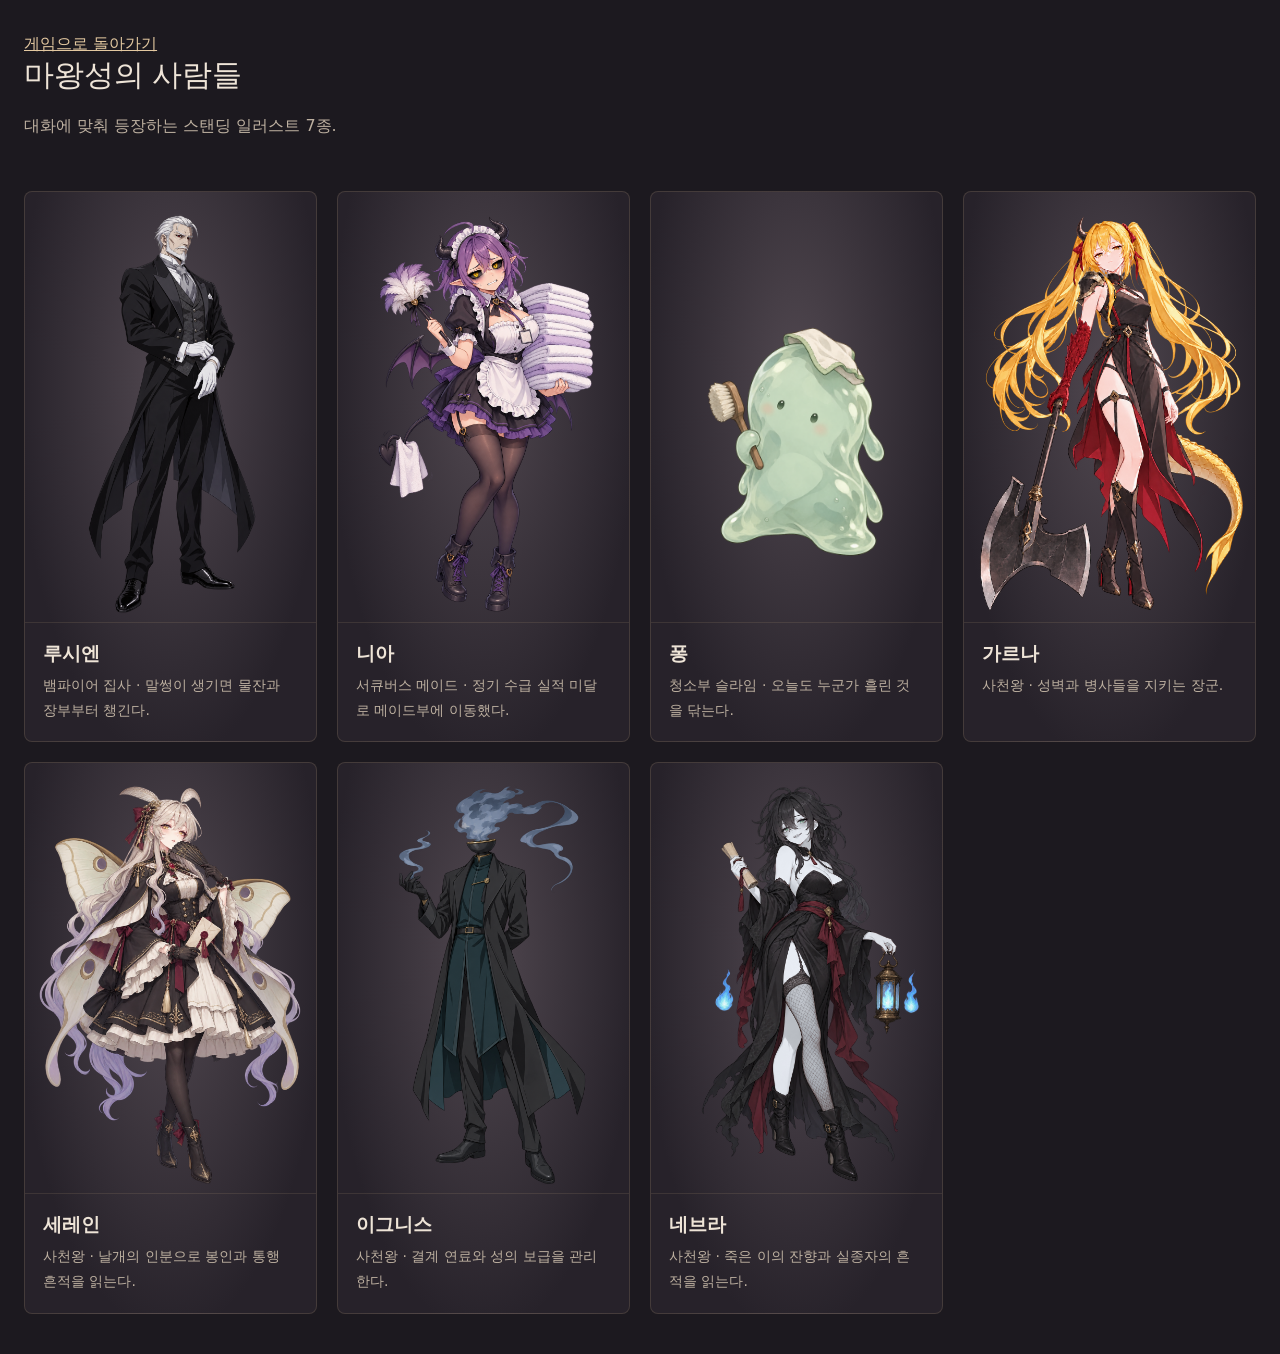
<file: cast/index.html>
<!doctype html><html lang="ko"><meta charset="utf-8"><meta name="viewport" content="width=device-width,initial-scale=1"><title>마왕성의 사람들</title>
<style>*{box-sizing:border-box}body{margin:0;background:#1c191f;color:#eee4d7;font-family:system-ui,sans-serif}header{max-width:1300px;margin:auto;padding:34px 24px 18px}h1{font:30px Georgia,serif;margin:0 0 12px}p{color:#bdb0a0;line-height:1.8}a{color:#e3c8a0}main{max-width:1300px;margin:auto;padding:16px 24px 40px;display:grid;grid-template-columns:repeat(auto-fit,minmax(250px,1fr));gap:20px}article{background:radial-gradient(ellipse at 50% 35%,#514850,#27222a 75%);border:1px solid #bfa37f30;border-radius:8px;overflow:hidden}img{display:block;width:100%;height:430px;object-fit:contain;padding:14px 12px 0}article div{padding:18px;border-top:1px solid #bfa37f25}h2{font-size:19px;margin:0 0 6px}article p{font-size:14px;margin:0}.slime img{padding:90px 35px 30px}</style>
<header><a href="../index.html">게임으로 돌아가기</a><h1>마왕성의 사람들</h1><p>대화에 맞춰 등장하는 스탠딩 일러스트 7종.</p></header><main>
<article><img src="./vampire-butler-approved.png" alt="은발의 뱀파이어 집사 루시엔"><div><h2>루시엔</h2><p>뱀파이어 집사 · 말썽이 생기면 물잔과 장부부터 챙긴다.</p></div></article>
<article><img src="./nia-succubus-maid-v2.png" alt="수건을 든 서큐버스 메이드 니아"><div><h2>니아</h2><p>서큐버스 메이드 · 정기 수급 실적 미달로 메이드부에 이동했다.</p></div></article>
<article class="slime"><img src="./pong.png" alt="작은 솔을 든 청소부 슬라임 퐁"><div><h2>퐁</h2><p>청소부 슬라임 · 오늘도 누군가 흘린 것을 닦는다.</p></div></article>
<article><img src="./garna.png" alt="노란 양갈래 머리의 드래곤 장군 가르나"><div><h2>가르나</h2><p>사천왕 · 성벽과 병사들을 지키는 장군.</p></div></article>
<article><img src="./four-king-lunar-moth-concept-v1.png" alt="나방 마족 세레인"><div><h2>세레인</h2><p>사천왕 · 날개의 인분으로 봉인과 통행 흔적을 읽는다.</p></div></article>
<article><img src="./four-king-smoke-head-concept-v1.png" alt="연기 머리의 이형 마족 이그니스"><div><h2>이그니스</h2><p>사천왕 · 결계 연료와 성의 보급을 관리한다.</p></div></article>
<article><img src="./four-king-ghost-woman-approved.png" alt="창백한 유령녀 네브라"><div><h2>네브라</h2><p>사천왕 · 죽은 이의 잔향과 실종자의 흔적을 읽는다.</p></div></article>
</main></html>
</file>
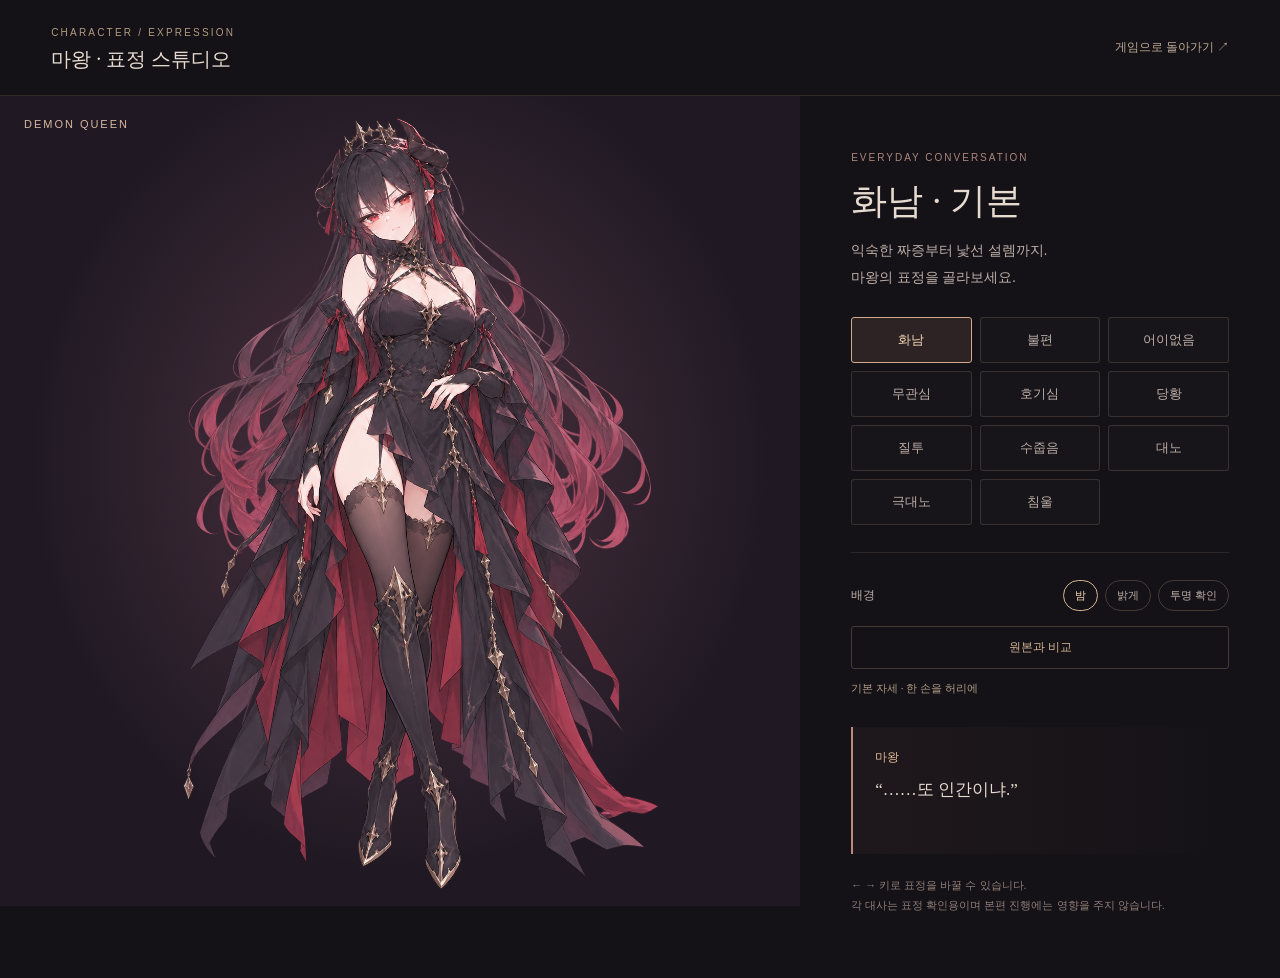
<file: demon-expressions/index.html>
<!doctype html>
<html lang="ko">
<head><meta charset="utf-8"><meta name="viewport" content="width=device-width,initial-scale=1"><title>마왕 · 표정 스튜디오</title>
<style>
:root{color-scheme:dark;font-family:Georgia,'Malgun Gothic',serif;background:#151217;color:#e7dbcf}*{box-sizing:border-box}body{margin:0}button,a{font:inherit}button{cursor:pointer}header{display:flex;justify-content:space-between;align-items:center;padding:22px 4vw;border-bottom:1px solid #cba98728}header small{color:#b39b80;letter-spacing:.22em;font:10px Arial}header h1{font-size:20px;font-weight:400;margin:6px 0 0}header a{font-size:12px;color:#bba995;text-decoration:none}main{display:grid;grid-template-columns:minmax(360px,1.25fr) minmax(320px,.75fr);max-width:1280px;margin:auto;min-height:calc(100dvh - 90px)}.stage{position:relative;min-height:650px;height:calc(100dvh - 90px);background:radial-gradient(ellipse at 50% 45%,#4e3442,#201923 65%);overflow:hidden}.stage[data-tone=paper]{background:#d8cec2}.stage[data-tone=grid]{background-color:#a9a5aa;background-image:conic-gradient(#c2bec3 25%,transparent 0 50%,#c2bec3 0 75%,transparent 0);background-size:24px 24px}.portrait-mount{position:absolute;inset:15px 0 10px}.stage-tag{position:absolute;left:24px;top:22px;color:#d7b7a0;font:11px Arial;letter-spacing:.18em;z-index:1}.stage[data-tone=paper] .stage-tag,.stage[data-tone=grid] .stage-tag{color:#50434c}.side{padding:clamp(25px,4vw,54px);align-self:center}.kicker{font:10px Arial;letter-spacing:.2em;color:#ab867d}.side h2{font-size:36px;font-weight:400;margin:12px 0}.summary{font-size:14px;line-height:1.9;color:#bdaea8;margin:0 0 26px}.expressions{display:grid;grid-template-columns:repeat(3,1fr);gap:8px}.expressions button{border:1px solid #b8967736;background:#ffffff04;color:#bdaea8;padding:13px 4px;font-size:13px;border-radius:3px;transition:background .15s,color .15s}.expressions button:hover{background:#ad7b691c;color:#f3dbca}.expressions button[aria-pressed=true]{background:#ac7e6829;border-color:#cfab89;color:#f3d7b7}.divider{height:1px;background:#cba98724;margin:27px 0}.row{display:flex;justify-content:space-between;align-items:center;gap:12px;margin:15px 0;font-size:12px;color:#bdaea8}.tones{display:flex;gap:7px}.tones button{border:1px solid #cba98744;background:transparent;color:#bdaea8;font-size:11px;border-radius:20px;padding:7px 11px}.tones button[aria-pressed=true]{border-color:#d3b494;color:#f3d7b7}.compare{width:100%;padding:12px;color:#d3b494;background:transparent;border:1px solid #cba98744;border-radius:3px;font-size:12px}.compare[aria-pressed=true]{background:#b5907022}.dialogue{margin-top:30px;padding:20px 22px;border-left:2px solid #bc8a79;background:linear-gradient(90deg,#8c615414,transparent)}.speaker{font-size:12px;color:#dfb898}.line{font-size:17px;line-height:1.7;margin:10px 0 0;min-height:58px}.help{font:11px/1.8 Arial,'Malgun Gothic',sans-serif;color:#8f7d78;margin-top:22px}.status{font-size:11px;color:#ad9c85;min-height:16px;margin-top:12px}@media(max-width:720px){main{display:flex;flex-direction:column}.stage{min-height:0;height:65dvh;flex:none}.side{width:100%;padding:24px}.side h2{font-size:28px}.summary{margin-bottom:18px}.expressions{grid-template-columns:repeat(4,1fr)}header{padding:15px 20px}.portrait-mount{inset:5px 0 0}.stage-tag{top:15px;left:20px}}@media(prefers-reduced-motion:reduce){*{transition:none!important}}
</style></head>
<body><header><div><small>CHARACTER / EXPRESSION</small><h1>마왕 · 표정 스튜디오</h1></div><a href="../index.html">게임으로 돌아가기 ↗</a></header>
<main><section class="stage" id="stage" data-tone="dark" aria-label="마왕 스탠딩 미리보기"><span class="stage-tag">DEMON QUEEN</span><div class="portrait-mount" id="portrait"></div></section>
<section class="side"><span class="kicker">EVERYDAY CONVERSATION</span><h2 id="name">화남 · 기본</h2><p class="summary">익숙한 짜증부터 낯선 설렘까지.<br>마왕의 표정을 골라보세요.</p><div class="expressions" id="expressions" aria-label="표정 선택"></div>
<div class="divider"></div><div class="row"><span>배경</span><div class="tones" id="tones"><button data-tone="dark" aria-pressed="true">밤</button><button data-tone="paper" aria-pressed="false">밝게</button><button data-tone="grid" aria-pressed="false">투명 확인</button></div></div>
<button class="compare" id="compare" aria-pressed="false">원본과 비교</button><div class="status" role="status" id="status">스탠딩 불러오는 중…</div>
<div class="dialogue"><span class="speaker">마왕</span><p class="line" id="line">“……또 인간이냐.”</p></div><p class="help">← → 키로 표정을 바꿀 수 있습니다.<br>각 대사는 표정 확인용이며 본편 진행에는 영향을 주지 않습니다.</p></section></main>
<script src="./face-source.js?v=4"></script><script src="./portrait.js?v=4"></script><script>
const sample={angry:'“……또 인간이냐.”',uncomfortable:'“그렇게 가까이 오라고 한 적은 없다.”',disbelief:'“……뭐? 또 살아났다고?”',indifferent:'“그래서. 하고 싶은 말은 끝났나?”',curious:'“너는…… 대체 무엇이지?”',flustered:'“자, 잠깐! 아, 아니! 그런 뜻이 아니라……!”',jealous:'“아까 그 인간과는 무슨 이야기를 했지?”',shy:'“……너는 예외다.”',furious:'“……분명 경고했을 텐데.”',enraged:'“감히, 이 몸 앞에서!”',gloomy:'“오늘은…… 혼자 있고 싶군.”'};
const initial=Object.hasOwn(DemonPortrait.labels,location.hash.slice(1))?location.hash.slice(1):'angry';
const portrait=DemonPortrait.create(document.getElementById('portrait'),{expression:initial}),keys=Object.keys(DemonPortrait.labels);let selected=initial,comparing=false,request=0;
const status=document.getElementById('status'),compare=document.getElementById('compare');
async function show(key){selected=key;const seq=++request;document.getElementById('name').textContent=DemonPortrait.labels[key];document.getElementById('line').textContent=sample[key];document.querySelectorAll('[data-expression]').forEach(b=>b.setAttribute('aria-pressed',String(b.dataset.expression===key)));try{await portrait.setExpression(comparing?'angry':selected);if(seq===request){const preset=DemonPortrait.presets[key];status.textContent=comparing?'기본 원본을 표시하고 있습니다.':preset.pose?DemonPortrait.poseRigs[preset.pose].label:'기본 자세 · 한 손을 허리에';}}catch{if(seq===request)status.textContent='파일을 불러오지 못했습니다. 페이지를 다시 열어주세요.';}}
for(const key of keys){const b=document.createElement('button');b.type='button';b.dataset.expression=key;b.textContent=DemonPortrait.labels[key].replace(' · 기본','');b.setAttribute('aria-pressed',String(key===selected));b.onclick=()=>show(key);document.getElementById('expressions').append(b);}
compare.onclick=()=>{comparing=!comparing;compare.setAttribute('aria-pressed',String(comparing));compare.textContent=comparing?'선택한 표정으로 돌아가기':'원본과 비교';show(selected);};
document.getElementById('tones').onclick=e=>{const b=e.target.closest('button');if(!b)return;document.getElementById('stage').dataset.tone=b.dataset.tone;document.querySelectorAll('[data-tone].tones button,#tones button').forEach(x=>x.setAttribute('aria-pressed',String(x===b)));};
document.addEventListener('keydown',e=>{if(e.key==='ArrowLeft'||e.key==='ArrowRight'){e.preventDefault();show(keys[(keys.indexOf(selected)+(e.key==='ArrowRight'?1:keys.length-1))%keys.length]);}});
show(initial);
portrait.ready.catch(()=>status.textContent='스탠딩 파일을 불러오지 못했습니다.');
</script></body></html>
</file>
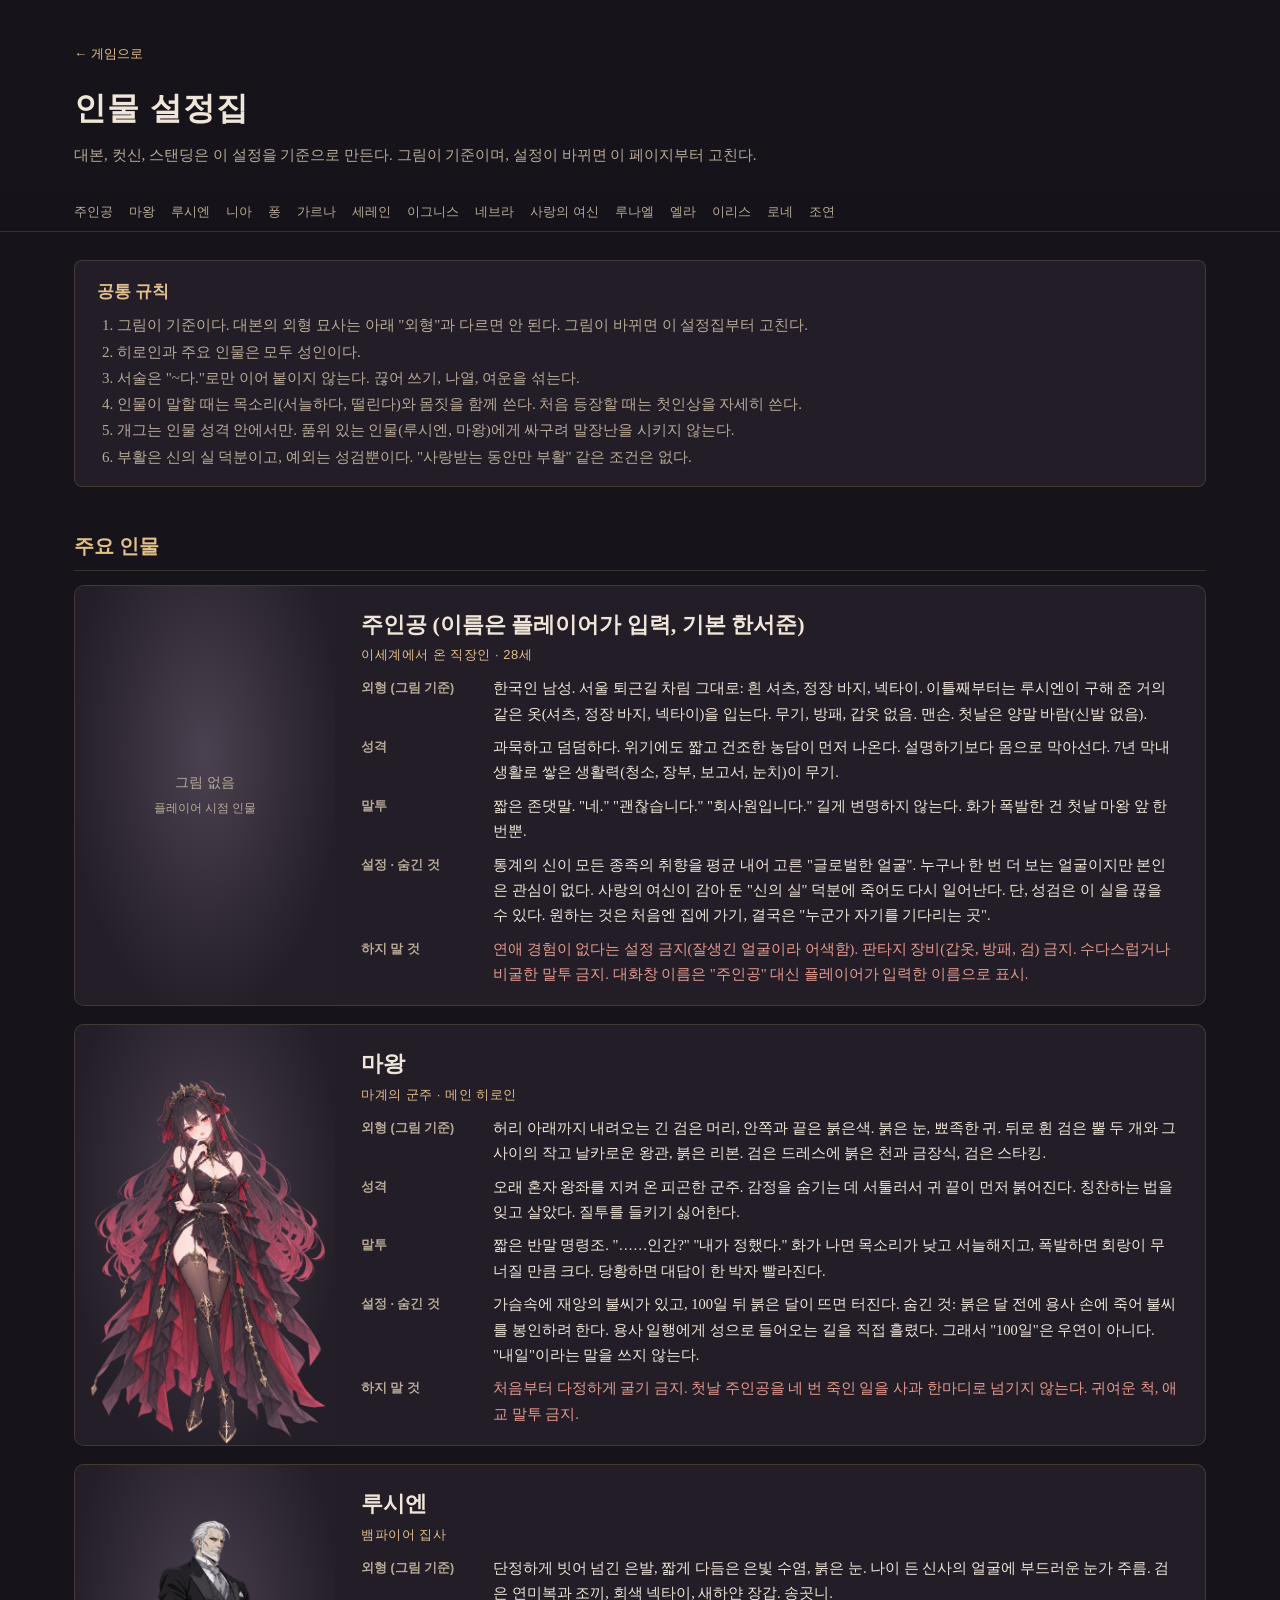
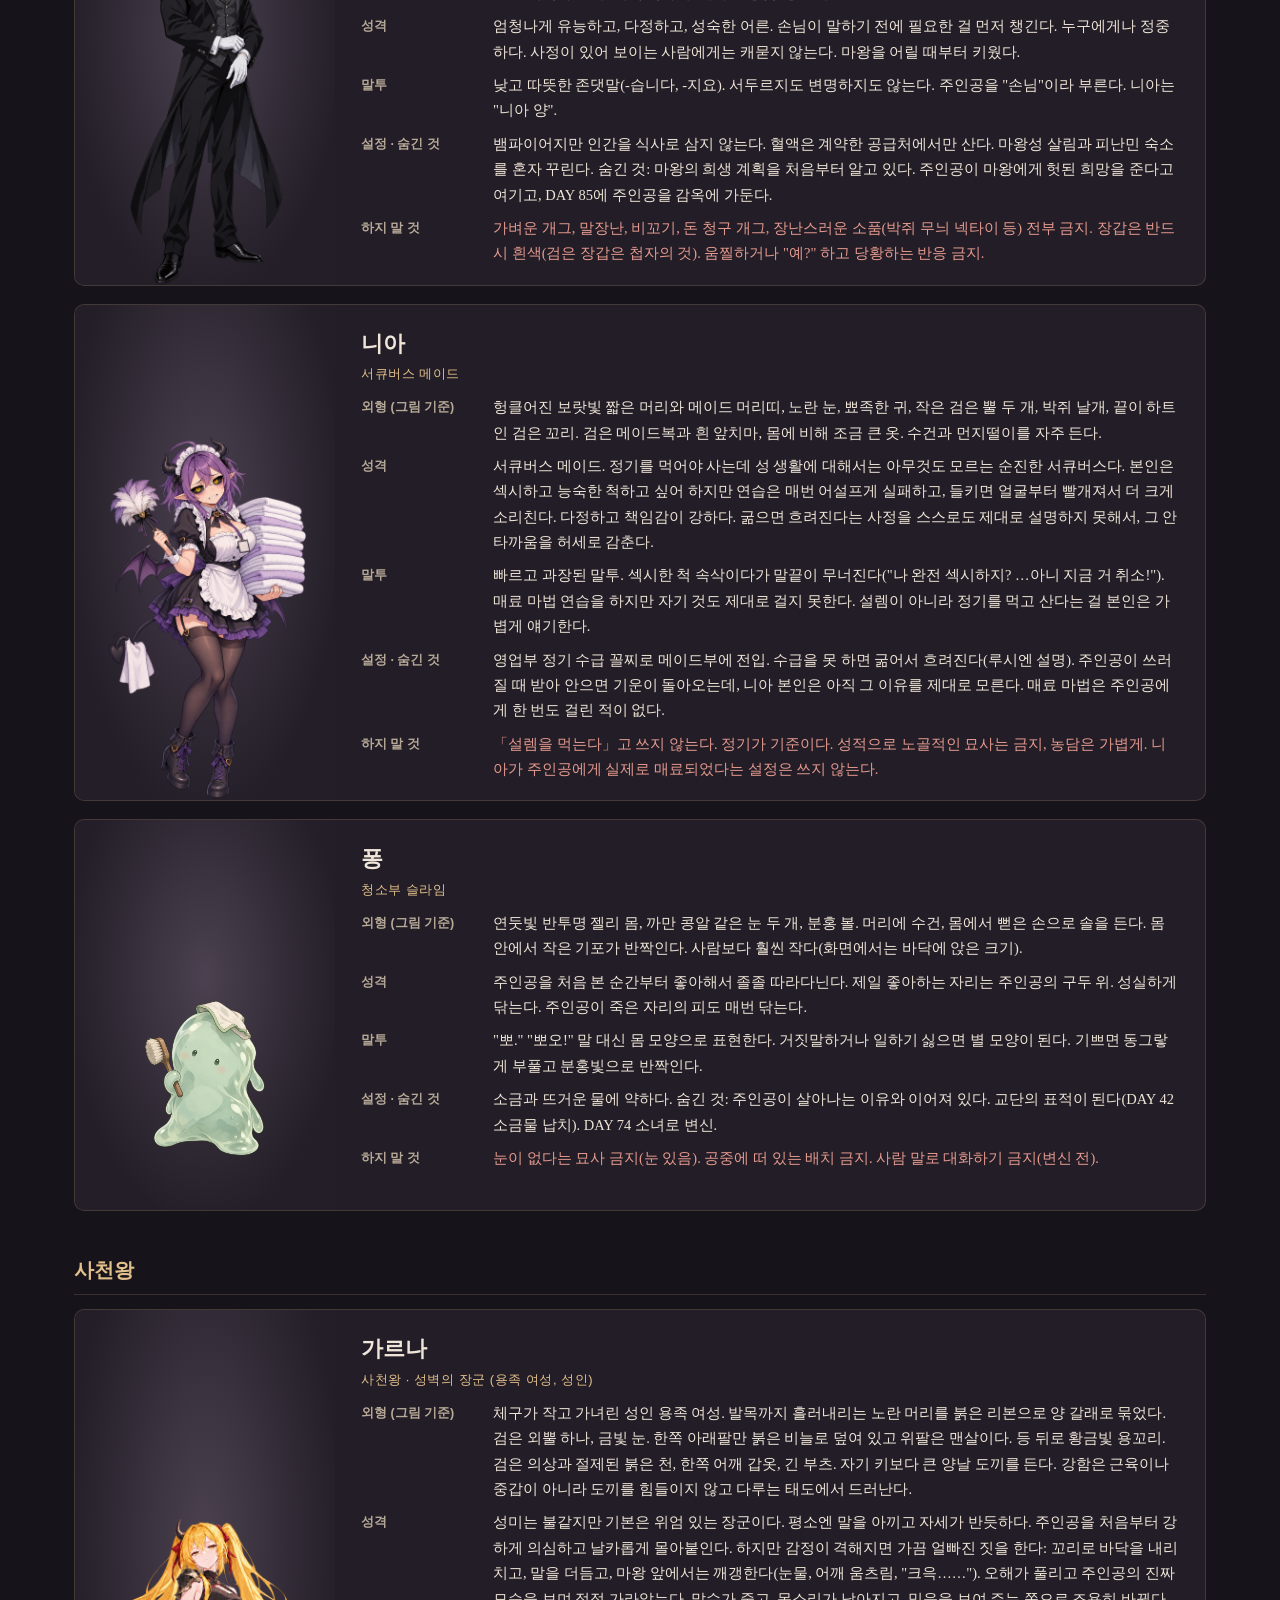
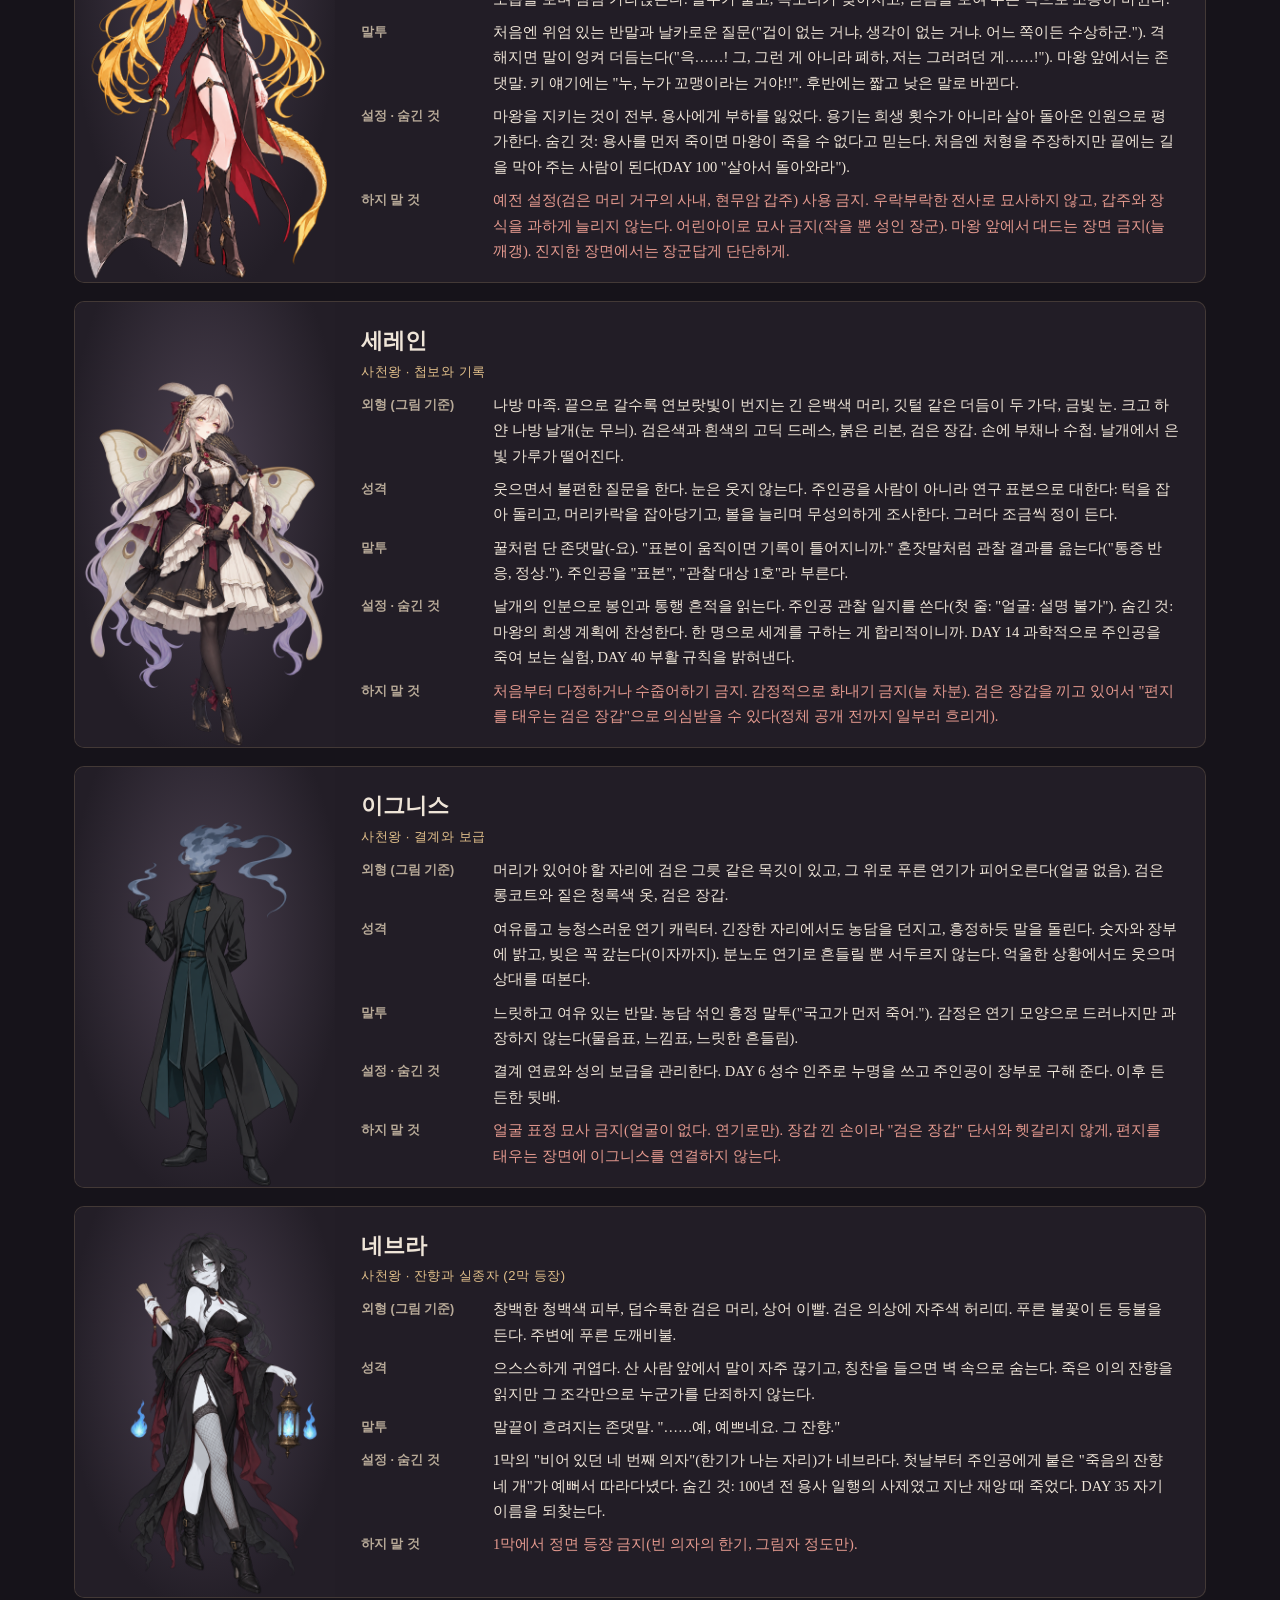
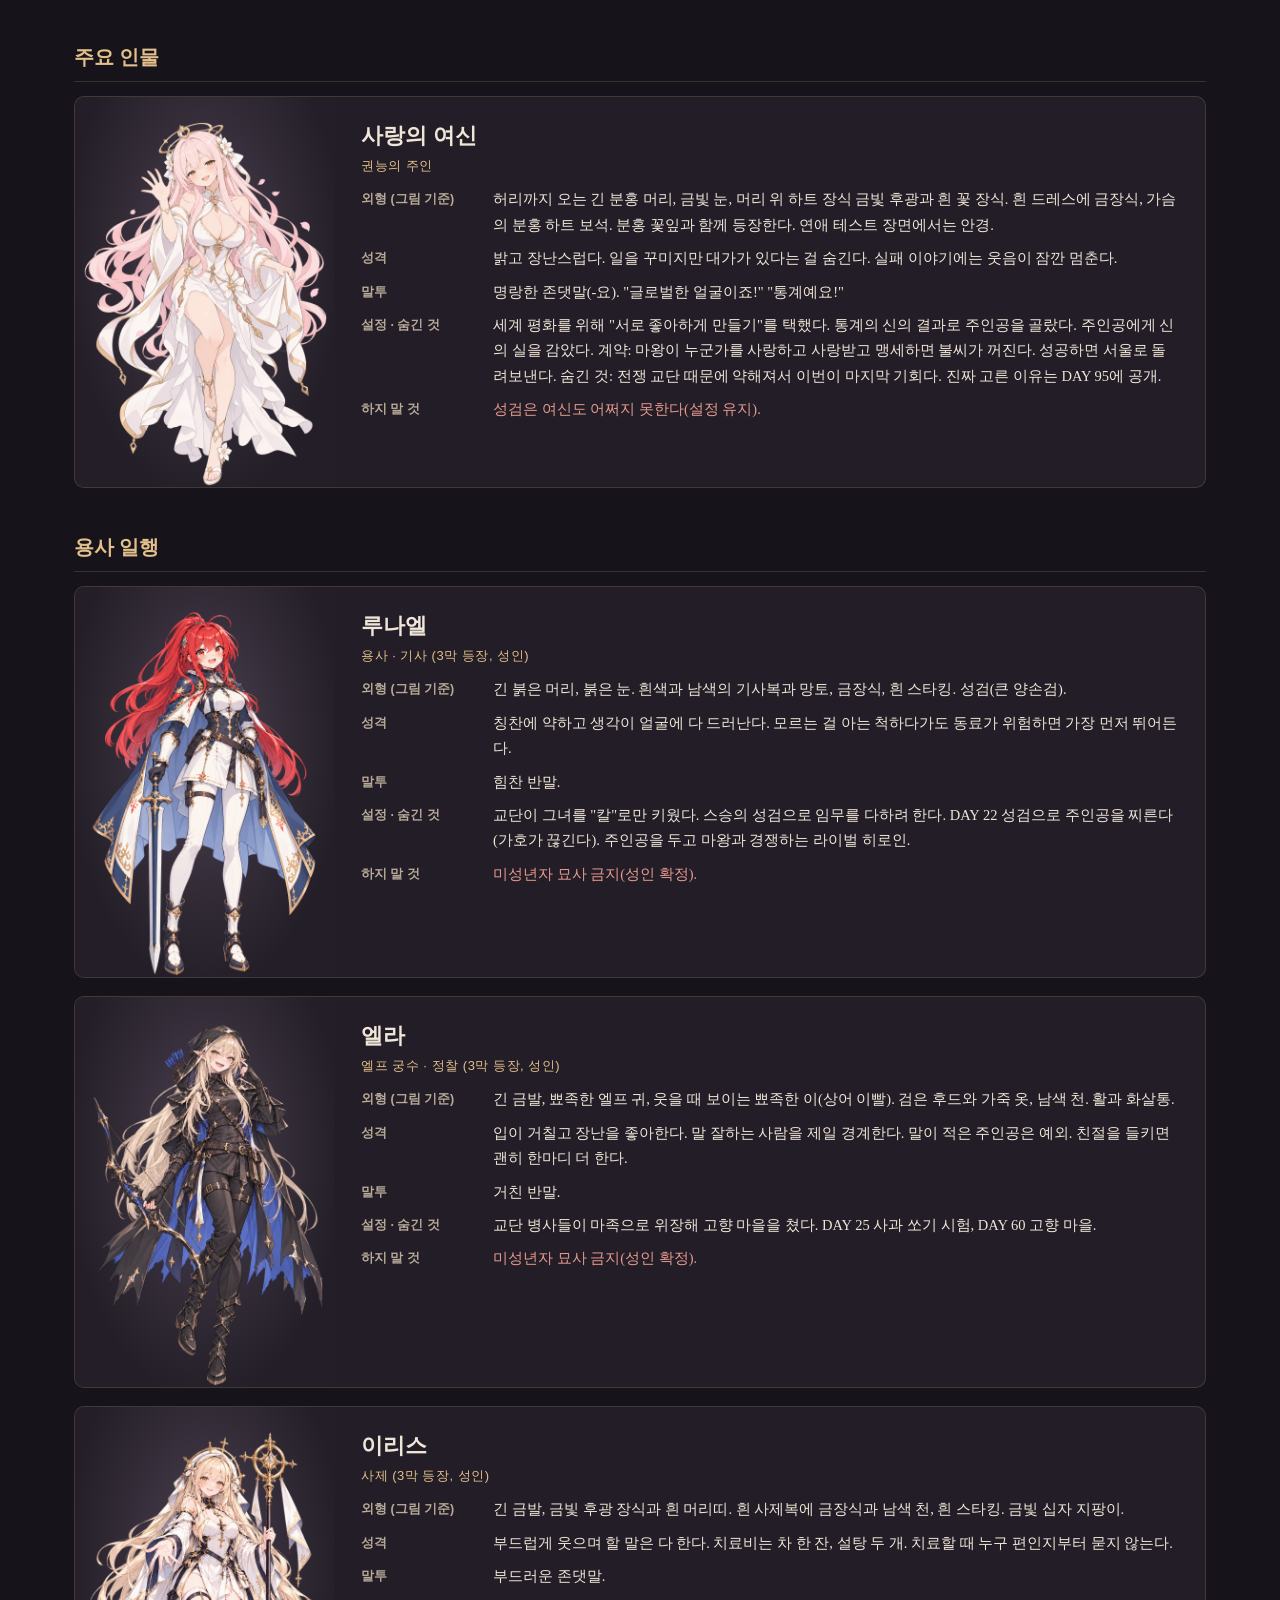
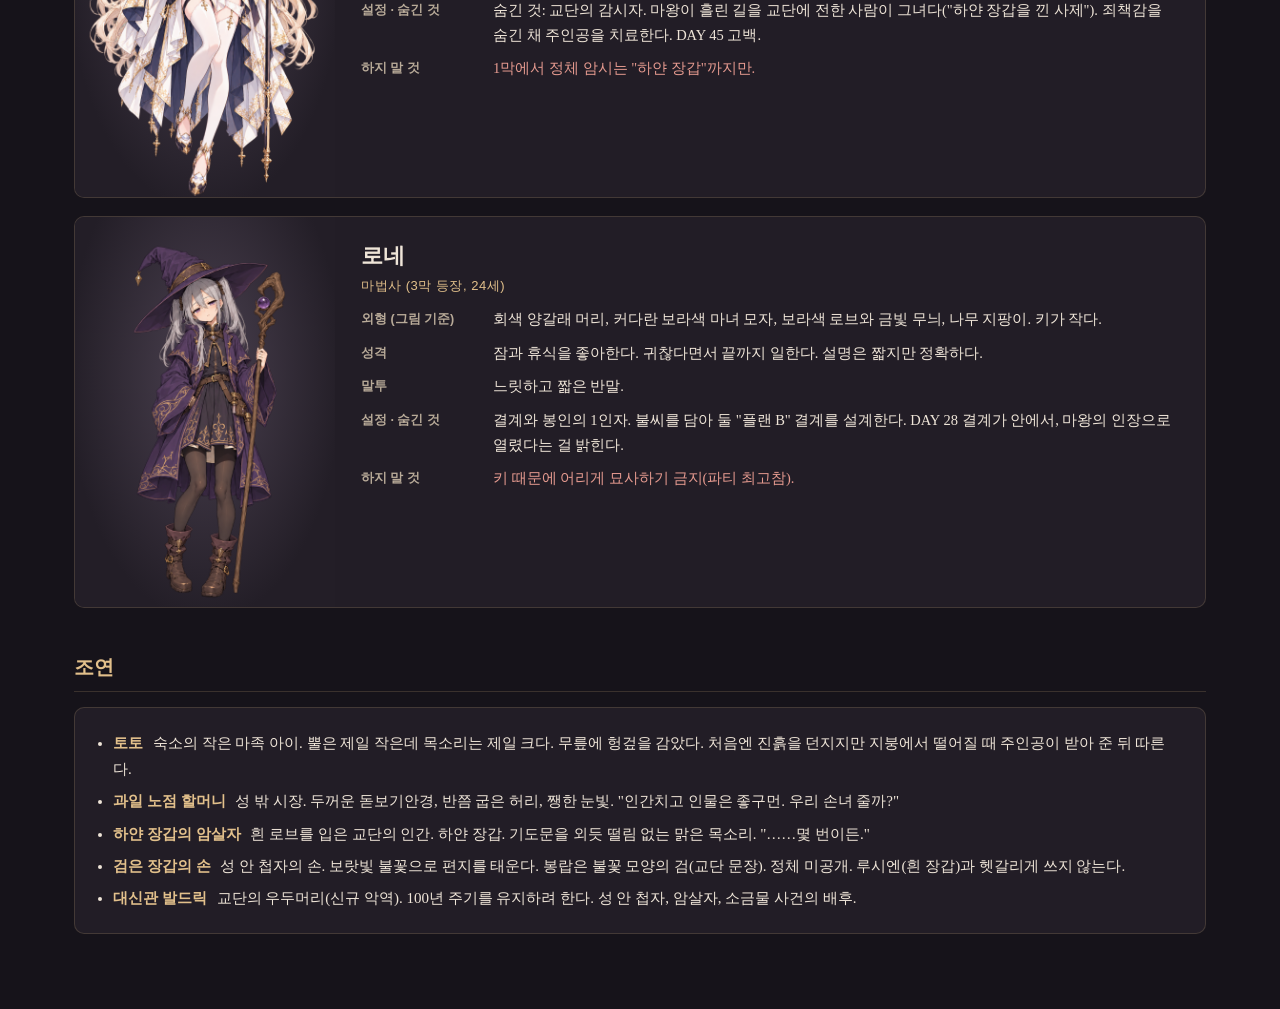
<file: characters.html>
<!doctype html><html lang="ko"><head><meta charset="utf-8"><meta name="viewport" content="width=device-width,initial-scale=1">
<title>인물 설정집</title>
<style>
:root{--bg:#16131a;--card:#221d26;--line:#c8a97a33;--ink:#efe5d8;--sub:#b8aa98;--gold:#e2c08b;--warn:#e59a8f}
*{box-sizing:border-box}html{scroll-behavior:smooth}
body{margin:0;background:var(--bg);color:var(--ink);font:15px/1.75 "Noto Serif KR","Batang",serif}
header{max-width:1180px;margin:auto;padding:40px 24px 8px}
header a.back{color:var(--gold);font:13px "Malgun Gothic",sans-serif;text-decoration:none}
h1{font-size:32px;margin:14px 0 6px;letter-spacing:.04em}
header p{color:var(--sub);margin:0 0 16px}
nav{position:sticky;top:0;z-index:2;background:#16131aee;backdrop-filter:blur(6px);border-bottom:1px solid var(--line)}
nav div{max-width:1180px;margin:auto;padding:10px 24px;display:flex;gap:6px 16px;flex-wrap:wrap;font:13px "Malgun Gothic",sans-serif}
nav a{color:var(--sub);text-decoration:none}nav a:hover{color:var(--gold)}
main{max-width:1180px;margin:auto;padding:8px 24px 60px}
.rules{background:var(--card);border:1px solid var(--line);border-radius:8px;padding:16px 22px;margin:20px 0}
.rules h2{font-size:17px;margin:0 0 6px;color:var(--gold)}.rules ol{margin:0;padding-left:20px;color:var(--sub)}
h2.group{font-size:20px;color:var(--gold);margin:42px 0 14px;padding-bottom:6px;border-bottom:1px solid var(--line)}
article{display:grid;grid-template-columns:260px 1fr;gap:0;background:var(--card);border:1px solid var(--line);border-radius:10px;overflow:hidden;margin-bottom:18px;scroll-margin-top:60px}
figure{margin:0;background:radial-gradient(ellipse at 50% 40%,#4b4150,#231e27 75%);display:flex;align-items:flex-end;justify-content:center;min-height:390px}
figure img{width:100%;height:390px;object-fit:contain;object-position:center bottom;padding:12px 8px 0}
figure.slime img{height:260px;padding:20px 30px 30px}
.noimg{color:var(--sub);text-align:center;align-self:center;font-size:14px}
.body{padding:20px 26px 18px}
h3{font-size:22px;margin:0}.role{margin:2px 0 12px;color:var(--gold);font:13px "Malgun Gothic",sans-serif;letter-spacing:.04em}
dl{margin:0;display:grid;grid-template-columns:118px 1fr;gap:8px 14px;font-size:14.5px}
dt{color:var(--sub);font:600 12.5px/2 "Malgun Gothic",sans-serif}dd{margin:0}dd.avoid{color:var(--warn)}
ul.minor{background:var(--card);border:1px solid var(--line);border-radius:10px;padding:16px 22px 16px 38px}ul.minor li{margin:6px 0}ul.minor b{color:var(--gold);margin-right:6px}
@media(max-width:760px){article{grid-template-columns:1fr}figure{min-height:300px}figure img{height:300px}dl{grid-template-columns:1fr}dt{line-height:1.4}}
</style></head><body>
<header><a class="back" href="./index.html">← 게임으로</a><h1>인물 설정집</h1><p>대본, 컷신, 스탠딩은 이 설정을 기준으로 만든다. 그림이 기준이며, 설정이 바뀌면 이 페이지부터 고친다.</p></header>
<nav><div><a href="#c-P">주인공</a><a href="#c-Q">마왕</a><a href="#c-L">루시엔</a><a href="#c-C">니아</a><a href="#c-S">퐁</a><a href="#c-G">가르나</a><a href="#c-V">세레인</a><a href="#c-I">이그니스</a><a href="#c-N">네브라</a><a href="#c-A">사랑의 여신</a><a href="#c-H">루나엘</a><a href="#c-E">엘라</a><a href="#c-R">이리스</a><a href="#c-M">로네</a><a href="#minor">조연</a></div></nav>
<main><section class="rules"><h2>공통 규칙</h2><ol><li>그림이 기준이다. 대본의 외형 묘사는 아래 &quot;외형&quot;과 다르면 안 된다. 그림이 바뀌면 이 설정집부터 고친다.</li><li>히로인과 주요 인물은 모두 성인이다.</li><li>서술은 &quot;~다.&quot;로만 이어 붙이지 않는다. 끊어 쓰기, 나열, 여운을 섞는다.</li><li>인물이 말할 때는 목소리(서늘하다, 떨린다)와 몸짓을 함께 쓴다. 처음 등장할 때는 첫인상을 자세히 쓴다.</li><li>개그는 인물 성격 안에서만. 품위 있는 인물(루시엔, 마왕)에게 싸구려 말장난을 시키지 않는다.</li><li>부활은 신의 실 덕분이고, 예외는 성검뿐이다. &quot;사랑받는 동안만 부활&quot; 같은 조건은 없다.</li></ol></section>
<h2 class="group">주요 인물</h2><article id="c-P"><figure class=""><div class="noimg">그림 없음<br><small>플레이어 시점 인물</small></div></figure><div class="body"><h3>주인공 (이름은 플레이어가 입력, 기본 한서준)</h3><p class="role">이세계에서 온 직장인 · 28세</p><dl><dt>외형 (그림 기준)</dt><dd>한국인 남성. 서울 퇴근길 차림 그대로: 흰 셔츠, 정장 바지, 넥타이. 이틀째부터는 루시엔이 구해 준 거의 같은 옷(셔츠, 정장 바지, 넥타이)을 입는다. 무기, 방패, 갑옷 없음. 맨손. 첫날은 양말 바람(신발 없음).</dd><dt>성격</dt><dd>과묵하고 덤덤하다. 위기에도 짧고 건조한 농담이 먼저 나온다. 설명하기보다 몸으로 막아선다. 7년 막내 생활로 쌓은 생활력(청소, 장부, 보고서, 눈치)이 무기.</dd><dt>말투</dt><dd>짧은 존댓말. &quot;네.&quot; &quot;괜찮습니다.&quot; &quot;회사원입니다.&quot; 길게 변명하지 않는다. 화가 폭발한 건 첫날 마왕 앞 한 번뿐.</dd><dt>설정 · 숨긴 것</dt><dd>통계의 신이 모든 종족의 취향을 평균 내어 고른 &quot;글로벌한 얼굴&quot;. 누구나 한 번 더 보는 얼굴이지만 본인은 관심이 없다. 사랑의 여신이 감아 둔 &quot;신의 실&quot; 덕분에 죽어도 다시 일어난다. 단, 성검은 이 실을 끊을 수 있다. 원하는 것은 처음엔 집에 가기, 결국은 &quot;누군가 자기를 기다리는 곳&quot;.</dd><dt>하지 말 것</dt><dd class=avoid>연애 경험이 없다는 설정 금지(잘생긴 얼굴이라 어색함). 판타지 장비(갑옷, 방패, 검) 금지. 수다스럽거나 비굴한 말투 금지. 대화창 이름은 &quot;주인공&quot; 대신 플레이어가 입력한 이름으로 표시.</dd></dl></div></article><article id="c-Q"><figure class=""><img src="./demon-expressions/curious-pose.png" alt="마왕"></figure><div class="body"><h3>마왕</h3><p class="role">마계의 군주 · 메인 히로인</p><dl><dt>외형 (그림 기준)</dt><dd>허리 아래까지 내려오는 긴 검은 머리, 안쪽과 끝은 붉은색. 붉은 눈, 뾰족한 귀. 뒤로 휜 검은 뿔 두 개와 그 사이의 작고 날카로운 왕관, 붉은 리본. 검은 드레스에 붉은 천과 금장식, 검은 스타킹.</dd><dt>성격</dt><dd>오래 혼자 왕좌를 지켜 온 피곤한 군주. 감정을 숨기는 데 서툴러서 귀 끝이 먼저 붉어진다. 칭찬하는 법을 잊고 살았다. 질투를 들키기 싫어한다.</dd><dt>말투</dt><dd>짧은 반말 명령조. &quot;……인간?&quot; &quot;내가 정했다.&quot; 화가 나면 목소리가 낮고 서늘해지고, 폭발하면 회랑이 무너질 만큼 크다. 당황하면 대답이 한 박자 빨라진다.</dd><dt>설정 · 숨긴 것</dt><dd>가슴속에 재앙의 불씨가 있고, 100일 뒤 붉은 달이 뜨면 터진다. 숨긴 것: 붉은 달 전에 용사 손에 죽어 불씨를 봉인하려 한다. 용사 일행에게 성으로 들어오는 길을 직접 흘렸다. 그래서 &quot;100일&quot;은 우연이 아니다. &quot;내일&quot;이라는 말을 쓰지 않는다.</dd><dt>하지 말 것</dt><dd class=avoid>처음부터 다정하게 굴기 금지. 첫날 주인공을 네 번 죽인 일을 사과 한마디로 넘기지 않는다. 귀여운 척, 애교 말투 금지.</dd></dl></div></article><article id="c-L"><figure class=""><img src="./cast/vampire-butler-approved.png" alt="루시엔"></figure><div class="body"><h3>루시엔</h3><p class="role">뱀파이어 집사</p><dl><dt>외형 (그림 기준)</dt><dd>단정하게 빗어 넘긴 은발, 짧게 다듬은 은빛 수염, 붉은 눈. 나이 든 신사의 얼굴에 부드러운 눈가 주름. 검은 연미복과 조끼, 회색 넥타이, 새하얀 장갑. 송곳니.</dd><dt>성격</dt><dd>엄청나게 유능하고, 다정하고, 성숙한 어른. 손님이 말하기 전에 필요한 걸 먼저 챙긴다. 누구에게나 정중하다. 사정이 있어 보이는 사람에게는 캐묻지 않는다. 마왕을 어릴 때부터 키웠다.</dd><dt>말투</dt><dd>낮고 따뜻한 존댓말(-습니다, -지요). 서두르지도 변명하지도 않는다. 주인공을 &quot;손님&quot;이라 부른다. 니아는 &quot;니아 양&quot;.</dd><dt>설정 · 숨긴 것</dt><dd>뱀파이어지만 인간을 식사로 삼지 않는다. 혈액은 계약한 공급처에서만 산다. 마왕성 살림과 피난민 숙소를 혼자 꾸린다. 숨긴 것: 마왕의 희생 계획을 처음부터 알고 있다. 주인공이 마왕에게 헛된 희망을 준다고 여기고, DAY 85에 주인공을 감옥에 가둔다.</dd><dt>하지 말 것</dt><dd class=avoid>가벼운 개그, 말장난, 비꼬기, 돈 청구 개그, 장난스러운 소품(박쥐 무늬 넥타이 등) 전부 금지. 장갑은 반드시 흰색(검은 장갑은 첩자의 것). 움찔하거나 &quot;예?&quot; 하고 당황하는 반응 금지.</dd></dl></div></article><article id="c-C"><figure class=""><img src="./cast/nia-succubus-maid-v2.png" alt="니아"></figure><div class="body"><h3>니아</h3><p class="role">서큐버스 메이드</p><dl><dt>외형 (그림 기준)</dt><dd>헝클어진 보랏빛 짧은 머리와 메이드 머리띠, 노란 눈, 뾰족한 귀, 작은 검은 뿔 두 개, 박쥐 날개, 끝이 하트인 검은 꼬리. 검은 메이드복과 흰 앞치마, 몸에 비해 조금 큰 옷. 수건과 먼지떨이를 자주 든다.</dd><dt>성격</dt><dd>서큐버스 메이드. 정기를 먹어야 사는데 성 생활에 대해서는 아무것도 모르는 순진한 서큐버스다. 본인은 섹시하고 능숙한 척하고 싶어 하지만 연습은 매번 어설프게 실패하고, 들키면 얼굴부터 빨개져서 더 크게 소리친다. 다정하고 책임감이 강하다. 굶으면 흐려진다는 사정을 스스로도 제대로 설명하지 못해서, 그 안타까움을 허세로 감춘다.</dd><dt>말투</dt><dd>빠르고 과장된 말투. 섹시한 척 속삭이다가 말끝이 무너진다(&quot;나 완전 섹시하지? …아니 지금 거 취소!&quot;). 매료 마법 연습을 하지만 자기 것도 제대로 걸지 못한다. 설렘이 아니라 정기를 먹고 산다는 걸 본인은 가볍게 얘기한다.</dd><dt>설정 · 숨긴 것</dt><dd>영업부 정기 수급 꼴찌로 메이드부에 전입. 수급을 못 하면 굶어서 흐려진다(루시엔 설명). 주인공이 쓰러질 때 받아 안으면 기운이 돌아오는데, 니아 본인은 아직 그 이유를 제대로 모른다. 매료 마법은 주인공에게 한 번도 걸린 적이 없다.</dd><dt>하지 말 것</dt><dd class=avoid>「설렘을 먹는다」고 쓰지 않는다. 정기가 기준이다. 성적으로 노골적인 묘사는 금지, 농담은 가볍게. 니아가 주인공에게 실제로 매료되었다는 설정은 쓰지 않는다.</dd></dl></div></article><article id="c-S"><figure class="slime"><img src="./cast/pong.png" alt="퐁"></figure><div class="body"><h3>퐁</h3><p class="role">청소부 슬라임</p><dl><dt>외형 (그림 기준)</dt><dd>연둣빛 반투명 젤리 몸, 까만 콩알 같은 눈 두 개, 분홍 볼. 머리에 수건, 몸에서 뻗은 손으로 솔을 든다. 몸 안에서 작은 기포가 반짝인다. 사람보다 훨씬 작다(화면에서는 바닥에 앉은 크기).</dd><dt>성격</dt><dd>주인공을 처음 본 순간부터 좋아해서 졸졸 따라다닌다. 제일 좋아하는 자리는 주인공의 구두 위. 성실하게 닦는다. 주인공이 죽은 자리의 피도 매번 닦는다.</dd><dt>말투</dt><dd>&quot;뽀.&quot; &quot;뽀오!&quot; 말 대신 몸 모양으로 표현한다. 거짓말하거나 일하기 싫으면 별 모양이 된다. 기쁘면 동그랗게 부풀고 분홍빛으로 반짝인다.</dd><dt>설정 · 숨긴 것</dt><dd>소금과 뜨거운 물에 약하다. 숨긴 것: 주인공이 살아나는 이유와 이어져 있다. 교단의 표적이 된다(DAY 42 소금물 납치). DAY 74 소녀로 변신.</dd><dt>하지 말 것</dt><dd class=avoid>눈이 없다는 묘사 금지(눈 있음). 공중에 떠 있는 배치 금지. 사람 말로 대화하기 금지(변신 전).</dd></dl></div></article><h2 class="group">사천왕</h2><article id="c-G"><figure class=""><img src="./cast/garna.png" alt="가르나"></figure><div class="body"><h3>가르나</h3><p class="role">사천왕 · 성벽의 장군 (용족 여성, 성인)</p><dl><dt>외형 (그림 기준)</dt><dd>체구가 작고 가녀린 성인 용족 여성. 발목까지 흘러내리는 노란 머리를 붉은 리본으로 양 갈래로 묶었다. 검은 외뿔 하나, 금빛 눈. 한쪽 아래팔만 붉은 비늘로 덮여 있고 위팔은 맨살이다. 등 뒤로 황금빛 용꼬리. 검은 의상과 절제된 붉은 천, 한쪽 어깨 갑옷, 긴 부츠. 자기 키보다 큰 양날 도끼를 든다. 강함은 근육이나 중갑이 아니라 도끼를 힘들이지 않고 다루는 태도에서 드러난다.</dd><dt>성격</dt><dd>성미는 불같지만 기본은 위엄 있는 장군이다. 평소엔 말을 아끼고 자세가 반듯하다. 주인공을 처음부터 강하게 의심하고 날카롭게 몰아붙인다. 하지만 감정이 격해지면 가끔 얼빠진 짓을 한다: 꼬리로 바닥을 내리치고, 말을 더듬고, 마왕 앞에서는 깨갱한다(눈물, 어깨 움츠림, &quot;크윽……&quot;). 오해가 풀리고 주인공의 진짜 모습을 보며 점점 가라앉는다. 말수가 줄고, 목소리가 낮아지고, 믿음을 보여 주는 쪽으로 조용히 바뀐다.</dd><dt>말투</dt><dd>처음엔 위엄 있는 반말과 날카로운 질문(&quot;겁이 없는 거냐, 생각이 없는 거냐. 어느 쪽이든 수상하군.&quot;). 격해지면 말이 엉켜 더듬는다(&quot;윽……! 그, 그런 게 아니라 폐하, 저는 그러려던 게……!&quot;). 마왕 앞에서는 존댓말. 키 얘기에는 &quot;누, 누가 꼬맹이라는 거야!!&quot;. 후반에는 짧고 낮은 말로 바뀐다.</dd><dt>설정 · 숨긴 것</dt><dd>마왕을 지키는 것이 전부. 용사에게 부하를 잃었다. 용기는 희생 횟수가 아니라 살아 돌아온 인원으로 평가한다. 숨긴 것: 용사를 먼저 죽이면 마왕이 죽을 수 없다고 믿는다. 처음엔 처형을 주장하지만 끝에는 길을 막아 주는 사람이 된다(DAY 100 &quot;살아서 돌아와라&quot;).</dd><dt>하지 말 것</dt><dd class=avoid>예전 설정(검은 머리 거구의 사내, 현무암 갑주) 사용 금지. 우락부락한 전사로 묘사하지 않고, 갑주와 장식을 과하게 늘리지 않는다. 어린아이로 묘사 금지(작을 뿐 성인 장군). 마왕 앞에서 대드는 장면 금지(늘 깨갱). 진지한 장면에서는 장군답게 단단하게.</dd></dl></div></article><article id="c-V"><figure class=""><img src="./cast/four-king-lunar-moth-concept-v1.png" alt="세레인"></figure><div class="body"><h3>세레인</h3><p class="role">사천왕 · 첩보와 기록</p><dl><dt>외형 (그림 기준)</dt><dd>나방 마족. 끝으로 갈수록 연보랏빛이 번지는 긴 은백색 머리, 깃털 같은 더듬이 두 가닥, 금빛 눈. 크고 하얀 나방 날개(눈 무늬). 검은색과 흰색의 고딕 드레스, 붉은 리본, 검은 장갑. 손에 부채나 수첩. 날개에서 은빛 가루가 떨어진다.</dd><dt>성격</dt><dd>웃으면서 불편한 질문을 한다. 눈은 웃지 않는다. 주인공을 사람이 아니라 연구 표본으로 대한다: 턱을 잡아 돌리고, 머리카락을 잡아당기고, 볼을 늘리며 무성의하게 조사한다. 그러다 조금씩 정이 든다.</dd><dt>말투</dt><dd>꿀처럼 단 존댓말(-요). &quot;표본이 움직이면 기록이 틀어지니까.&quot; 혼잣말처럼 관찰 결과를 읊는다(&quot;통증 반응, 정상.&quot;). 주인공을 &quot;표본&quot;, &quot;관찰 대상 1호&quot;라 부른다.</dd><dt>설정 · 숨긴 것</dt><dd>날개의 인분으로 봉인과 통행 흔적을 읽는다. 주인공 관찰 일지를 쓴다(첫 줄: &quot;얼굴: 설명 불가&quot;). 숨긴 것: 마왕의 희생 계획에 찬성한다. 한 명으로 세계를 구하는 게 합리적이니까. DAY 14 과학적으로 주인공을 죽여 보는 실험, DAY 40 부활 규칙을 밝혀낸다.</dd><dt>하지 말 것</dt><dd class=avoid>처음부터 다정하거나 수줍어하기 금지. 감정적으로 화내기 금지(늘 차분). 검은 장갑을 끼고 있어서 &quot;편지를 태우는 검은 장갑&quot;으로 의심받을 수 있다(정체 공개 전까지 일부러 흐리게).</dd></dl></div></article><article id="c-I"><figure class=""><img src="./cast/four-king-smoke-head-concept-v1.png" alt="이그니스"></figure><div class="body"><h3>이그니스</h3><p class="role">사천왕 · 결계와 보급</p><dl><dt>외형 (그림 기준)</dt><dd>머리가 있어야 할 자리에 검은 그릇 같은 목깃이 있고, 그 위로 푸른 연기가 피어오른다(얼굴 없음). 검은 롱코트와 짙은 청록색 옷, 검은 장갑.</dd><dt>성격</dt><dd>여유롭고 능청스러운 연기 캐릭터. 긴장한 자리에서도 농담을 던지고, 흥정하듯 말을 돌린다. 숫자와 장부에 밝고, 빚은 꼭 갚는다(이자까지). 분노도 연기로 흔들릴 뿐 서두르지 않는다. 억울한 상황에서도 웃으며 상대를 떠본다.</dd><dt>말투</dt><dd>느릿하고 여유 있는 반말. 농담 섞인 흥정 말투(&quot;국고가 먼저 죽어.&quot;). 감정은 연기 모양으로 드러나지만 과장하지 않는다(물음표, 느낌표, 느릿한 흔들림).</dd><dt>설정 · 숨긴 것</dt><dd>결계 연료와 성의 보급을 관리한다. DAY 6 성수 인주로 누명을 쓰고 주인공이 장부로 구해 준다. 이후 든든한 뒷배.</dd><dt>하지 말 것</dt><dd class=avoid>얼굴 표정 묘사 금지(얼굴이 없다. 연기로만). 장갑 낀 손이라 &quot;검은 장갑&quot; 단서와 헷갈리지 않게, 편지를 태우는 장면에 이그니스를 연결하지 않는다.</dd></dl></div></article><article id="c-N"><figure class=""><img src="./cast/four-king-ghost-woman-approved.png" alt="네브라"></figure><div class="body"><h3>네브라</h3><p class="role">사천왕 · 잔향과 실종자 (2막 등장)</p><dl><dt>외형 (그림 기준)</dt><dd>창백한 청백색 피부, 덥수룩한 검은 머리, 상어 이빨. 검은 의상에 자주색 허리띠. 푸른 불꽃이 든 등불을 든다. 주변에 푸른 도깨비불.</dd><dt>성격</dt><dd>으스스하게 귀엽다. 산 사람 앞에서 말이 자주 끊기고, 칭찬을 들으면 벽 속으로 숨는다. 죽은 이의 잔향을 읽지만 그 조각만으로 누군가를 단죄하지 않는다.</dd><dt>말투</dt><dd>말끝이 흐려지는 존댓말. &quot;……예, 예쁘네요. 그 잔향.&quot;</dd><dt>설정 · 숨긴 것</dt><dd>1막의 &quot;비어 있던 네 번째 의자&quot;(한기가 나는 자리)가 네브라다. 첫날부터 주인공에게 붙은 &quot;죽음의 잔향 네 개&quot;가 예뻐서 따라다녔다. 숨긴 것: 100년 전 용사 일행의 사제였고 지난 재앙 때 죽었다. DAY 35 자기 이름을 되찾는다.</dd><dt>하지 말 것</dt><dd class=avoid>1막에서 정면 등장 금지(빈 의자의 한기, 그림자 정도만).</dd></dl></div></article><h2 class="group">주요 인물</h2><article id="c-A"><figure class=""><img src="./goddess-comic.png" alt="사랑의 여신"></figure><div class="body"><h3>사랑의 여신</h3><p class="role">권능의 주인</p><dl><dt>외형 (그림 기준)</dt><dd>허리까지 오는 긴 분홍 머리, 금빛 눈, 머리 위 하트 장식 금빛 후광과 흰 꽃 장식. 흰 드레스에 금장식, 가슴의 분홍 하트 보석. 분홍 꽃잎과 함께 등장한다. 연애 테스트 장면에서는 안경.</dd><dt>성격</dt><dd>밝고 장난스럽다. 일을 꾸미지만 대가가 있다는 걸 숨긴다. 실패 이야기에는 웃음이 잠깐 멈춘다.</dd><dt>말투</dt><dd>명랑한 존댓말(-요). &quot;글로벌한 얼굴이죠!&quot; &quot;통계예요!&quot;</dd><dt>설정 · 숨긴 것</dt><dd>세계 평화를 위해 &quot;서로 좋아하게 만들기&quot;를 택했다. 통계의 신의 결과로 주인공을 골랐다. 주인공에게 신의 실을 감았다. 계약: 마왕이 누군가를 사랑하고 사랑받고 맹세하면 불씨가 꺼진다. 성공하면 서울로 돌려보낸다. 숨긴 것: 전쟁 교단 때문에 약해져서 이번이 마지막 기회다. 진짜 고른 이유는 DAY 95에 공개.</dd><dt>하지 말 것</dt><dd class=avoid>성검은 여신도 어쩌지 못한다(설정 유지).</dd></dl></div></article><h2 class="group">용사 일행</h2><article id="c-H"><figure class=""><img src="./cast/hero-lunael-v5.png" alt="루나엘"></figure><div class="body"><h3>루나엘</h3><p class="role">용사 · 기사 (3막 등장, 성인)</p><dl><dt>외형 (그림 기준)</dt><dd>긴 붉은 머리, 붉은 눈. 흰색과 남색의 기사복과 망토, 금장식, 흰 스타킹. 성검(큰 양손검).</dd><dt>성격</dt><dd>칭찬에 약하고 생각이 얼굴에 다 드러난다. 모르는 걸 아는 척하다가도 동료가 위험하면 가장 먼저 뛰어든다.</dd><dt>말투</dt><dd>힘찬 반말.</dd><dt>설정 · 숨긴 것</dt><dd>교단이 그녀를 &quot;칼&quot;로만 키웠다. 스승의 성검으로 임무를 다하려 한다. DAY 22 성검으로 주인공을 찌른다(가호가 끊긴다). 주인공을 두고 마왕과 경쟁하는 라이벌 히로인.</dd><dt>하지 말 것</dt><dd class=avoid>미성년자 묘사 금지(성인 확정).</dd></dl></div></article><article id="c-E"><figure class=""><img src="./cast/hero-ella-v3.png" alt="엘라"></figure><div class="body"><h3>엘라</h3><p class="role">엘프 궁수 · 정찰 (3막 등장, 성인)</p><dl><dt>외형 (그림 기준)</dt><dd>긴 금발, 뾰족한 엘프 귀, 웃을 때 보이는 뾰족한 이(상어 이빨). 검은 후드와 가죽 옷, 남색 천. 활과 화살통.</dd><dt>성격</dt><dd>입이 거칠고 장난을 좋아한다. 말 잘하는 사람을 제일 경계한다. 말이 적은 주인공은 예외. 친절을 들키면 괜히 한마디 더 한다.</dd><dt>말투</dt><dd>거친 반말.</dd><dt>설정 · 숨긴 것</dt><dd>교단 병사들이 마족으로 위장해 고향 마을을 쳤다. DAY 25 사과 쏘기 시험, DAY 60 고향 마을.</dd><dt>하지 말 것</dt><dd class=avoid>미성년자 묘사 금지(성인 확정).</dd></dl></div></article><article id="c-R"><figure class=""><img src="./cast/hero-priest-v3.png" alt="이리스"></figure><div class="body"><h3>이리스</h3><p class="role">사제 (3막 등장, 성인)</p><dl><dt>외형 (그림 기준)</dt><dd>긴 금발, 금빛 후광 장식과 흰 머리띠. 흰 사제복에 금장식과 남색 천, 흰 스타킹. 금빛 십자 지팡이.</dd><dt>성격</dt><dd>부드럽게 웃으며 할 말은 다 한다. 치료비는 차 한 잔, 설탕 두 개. 치료할 때 누구 편인지부터 묻지 않는다.</dd><dt>말투</dt><dd>부드러운 존댓말.</dd><dt>설정 · 숨긴 것</dt><dd>숨긴 것: 교단의 감시자. 마왕이 흘린 길을 교단에 전한 사람이 그녀다(&quot;하얀 장갑을 낀 사제&quot;). 죄책감을 숨긴 채 주인공을 치료한다. DAY 45 고백.</dd><dt>하지 말 것</dt><dd class=avoid>1막에서 정체 암시는 &quot;하얀 장갑&quot;까지만.</dd></dl></div></article><article id="c-M"><figure class=""><img src="./cast/hero-mage-v3.png" alt="로네"></figure><div class="body"><h3>로네</h3><p class="role">마법사 (3막 등장, 24세)</p><dl><dt>외형 (그림 기준)</dt><dd>회색 양갈래 머리, 커다란 보라색 마녀 모자, 보라색 로브와 금빛 무늬, 나무 지팡이. 키가 작다.</dd><dt>성격</dt><dd>잠과 휴식을 좋아한다. 귀찮다면서 끝까지 일한다. 설명은 짧지만 정확하다.</dd><dt>말투</dt><dd>느릿하고 짧은 반말.</dd><dt>설정 · 숨긴 것</dt><dd>결계와 봉인의 1인자. 불씨를 담아 둘 &quot;플랜 B&quot; 결계를 설계한다. DAY 28 결계가 안에서, 마왕의 인장으로 열렸다는 걸 밝힌다.</dd><dt>하지 말 것</dt><dd class=avoid>키 때문에 어리게 묘사하기 금지(파티 최고참).</dd></dl></div></article>
<h2 class="group" id="minor">조연</h2><ul class="minor"><li><b>토토</b> 숙소의 작은 마족 아이. 뿔은 제일 작은데 목소리는 제일 크다. 무릎에 헝겊을 감았다. 처음엔 진흙을 던지지만 지붕에서 떨어질 때 주인공이 받아 준 뒤 따른다.</li><li><b>과일 노점 할머니</b> 성 밖 시장. 두꺼운 돋보기안경, 반쯤 굽은 허리, 쨍한 눈빛. &quot;인간치고 인물은 좋구먼. 우리 손녀 줄까?&quot;</li><li><b>하얀 장갑의 암살자</b> 흰 로브를 입은 교단의 인간. 하얀 장갑. 기도문을 외듯 떨림 없는 맑은 목소리. &quot;……몇 번이든.&quot;</li><li><b>검은 장갑의 손</b> 성 안 첩자의 손. 보랏빛 불꽃으로 편지를 태운다. 봉랍은 불꽃 모양의 검(교단 문장). 정체 미공개. 루시엔(흰 장갑)과 헷갈리게 쓰지 않는다.</li><li><b>대신관 발드릭</b> 교단의 우두머리(신규 악역). 100년 주기를 유지하려 한다. 성 안 첩자, 암살자, 소금물 사건의 배후.</li></ul></main></body></html>
</file>
